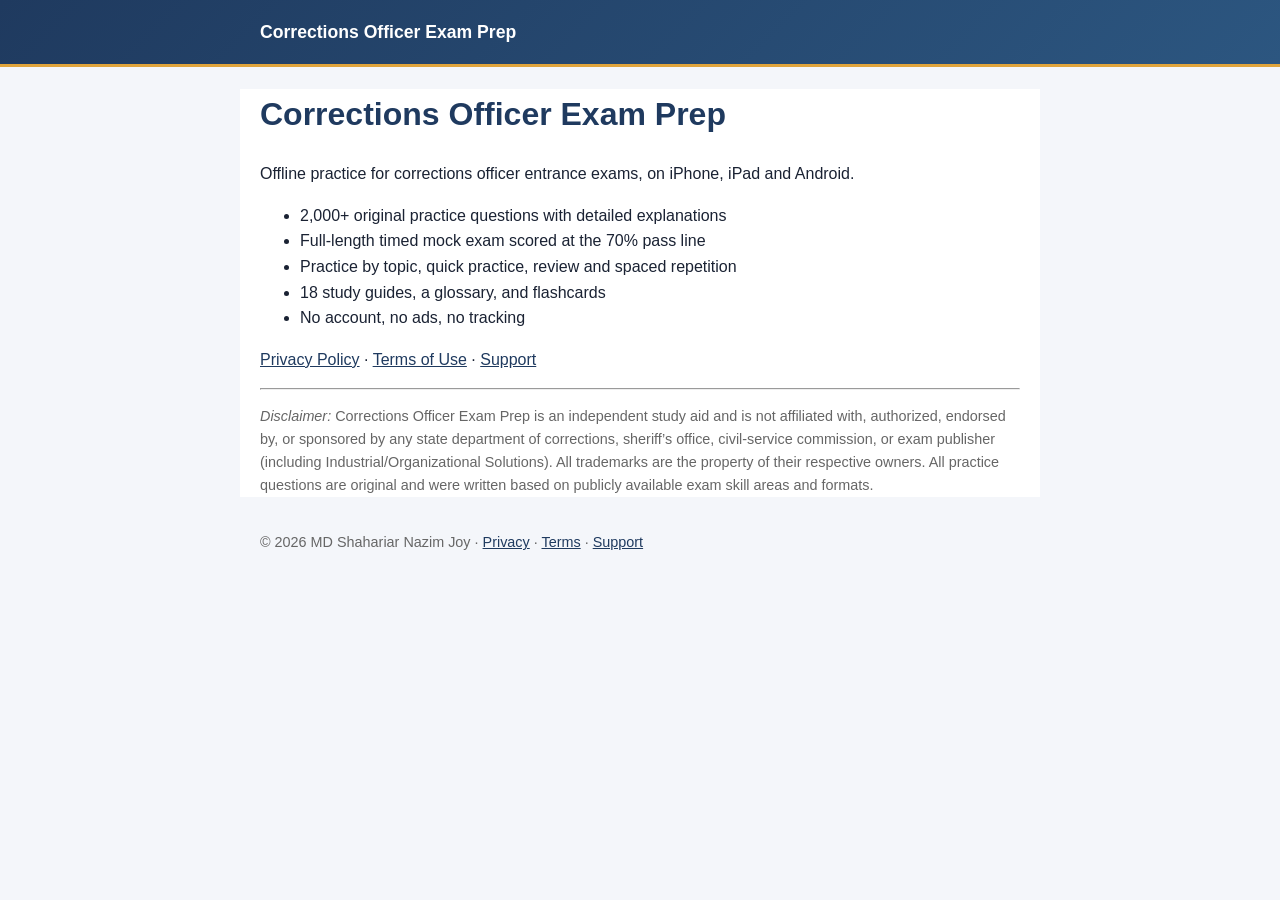
<file: index.html>
<!doctype html>
<html lang="en">
<head>
<meta charset="utf-8">
<meta name="viewport" content="width=device-width,initial-scale=1">
<title>Corrections Officer Exam Prep — Corrections Officer Exam Prep</title>
<meta name="description" content="Corrections officer entrance exam prep for iPhone, iPad and Android.">
<link rel="stylesheet" href="style.css">
</head>
<body>
<header><div class="wrap"><a class="brand" href="index.html">Corrections Officer Exam Prep</a></div></header>
<main class="wrap">
<h1>Corrections Officer Exam Prep</h1>
<p>Offline practice for corrections officer entrance exams, on iPhone, iPad and Android.</p>
<ul>
<li>2,000+ original practice questions with detailed explanations</li>
<li>Full-length timed mock exam scored at the 70% pass line</li>
<li>Practice by topic, quick practice, review and spaced repetition</li>
<li>18 study guides, a glossary, and flashcards</li>
<li>No account, no ads, no tracking</li>
</ul>
<p><a href="privacy.html">Privacy Policy</a> · <a href="terms.html">Terms of Use</a> · <a href="support.html">Support</a></p>
<hr>
<p class="muted"><em>Disclaimer:</em> Corrections Officer Exam Prep is an independent study aid and is not affiliated with, authorized, endorsed by, or sponsored by any state department of corrections, sheriff&rsquo;s office, civil-service commission, or exam publisher (including Industrial/Organizational Solutions). All trademarks are the property of their respective owners. All practice questions are original and were written based on publicly available exam skill areas and formats.</p>
</main>
<footer><div class="wrap">© 2026 MD Shahariar Nazim Joy · <a href="privacy.html">Privacy</a> · <a href="terms.html">Terms</a> · <a href="support.html">Support</a></div></footer>
</body>
</html>
</file>
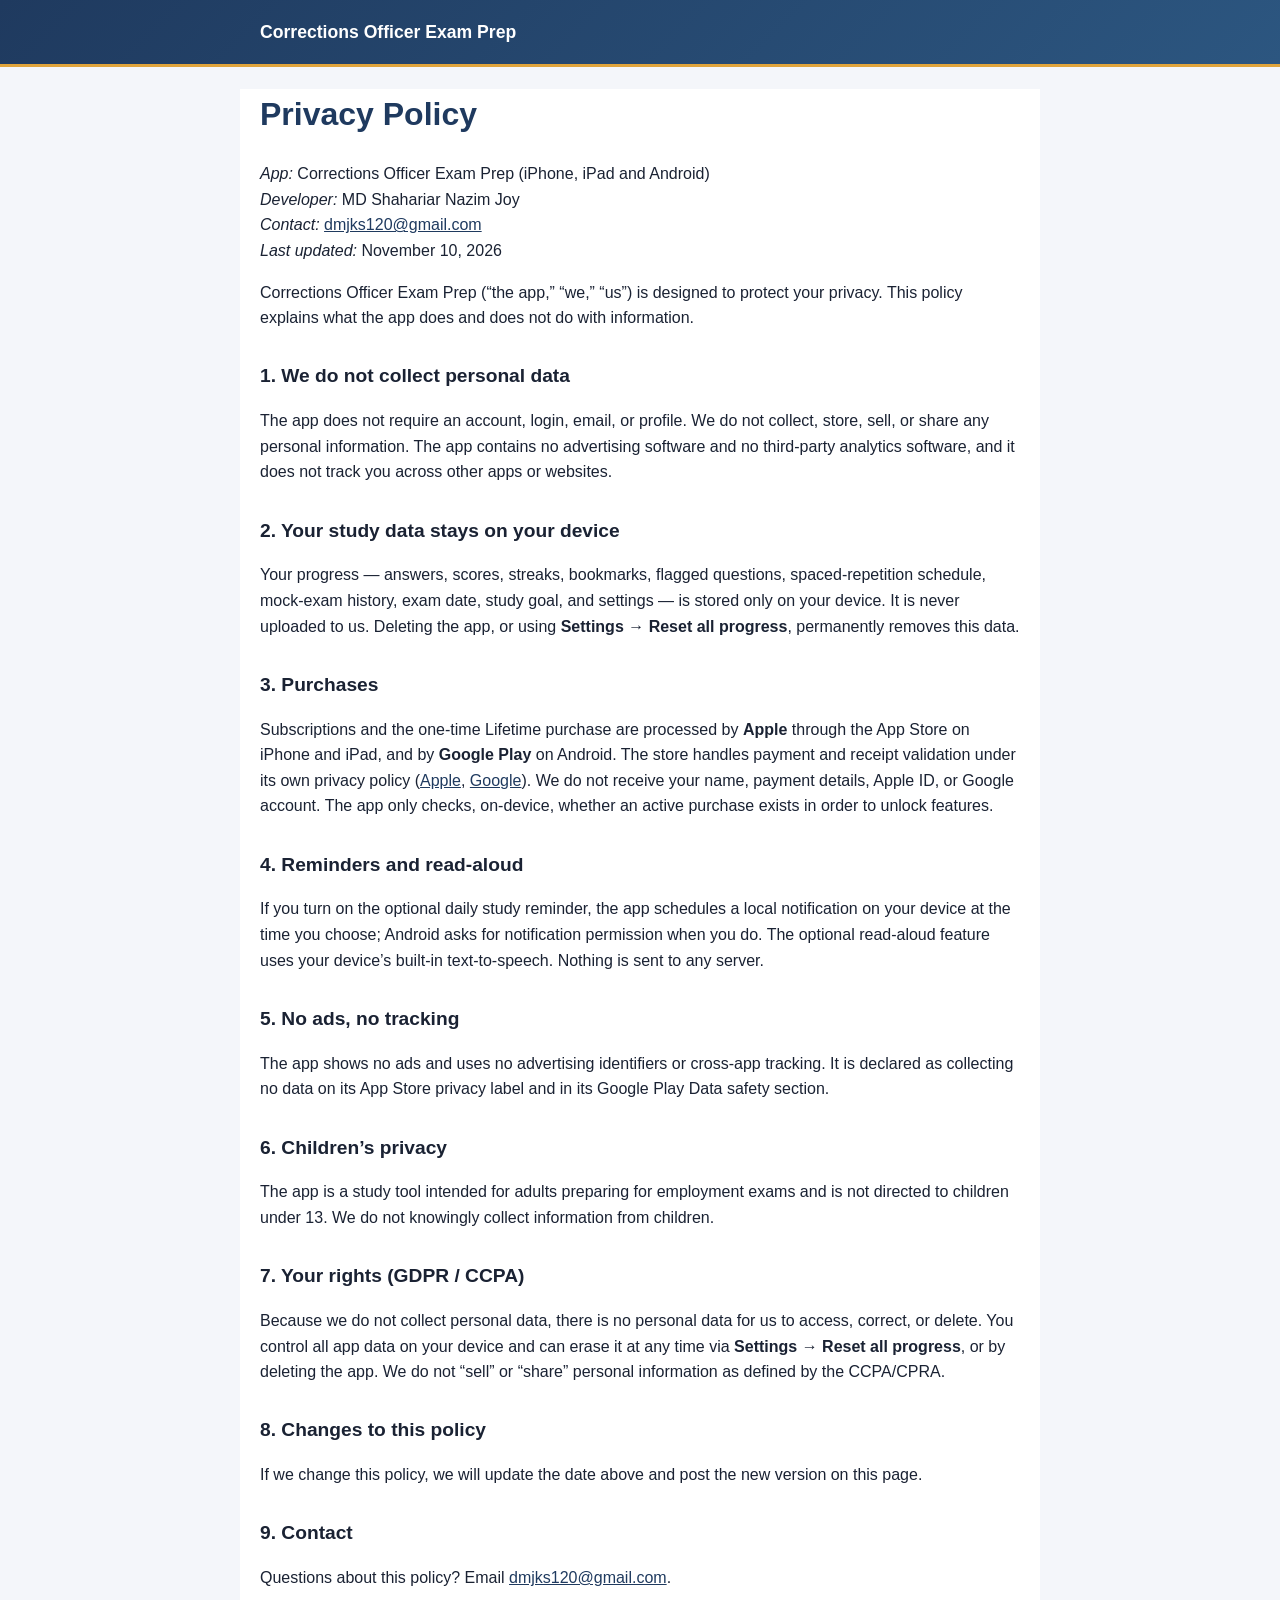
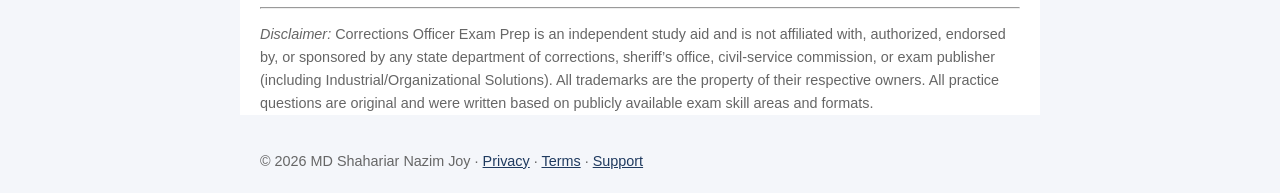
<file: privacy.html>
<!doctype html>
<html lang="en">
<head>
<meta charset="utf-8">
<meta name="viewport" content="width=device-width,initial-scale=1">
<title>Privacy Policy — Corrections Officer Exam Prep</title>
<meta name="description" content="Privacy Policy for Corrections Officer Exam Prep. No personal data is collected.">
<link rel="stylesheet" href="style.css">
</head>
<body>
<header><div class="wrap"><a class="brand" href="index.html">Corrections Officer Exam Prep</a></div></header>
<main class="wrap">
<h1>Privacy Policy</h1>
<p><em>App:</em> Corrections Officer Exam Prep (iPhone, iPad and Android)<br><em>Developer:</em> MD Shahariar Nazim Joy<br><em>Contact:</em> <a href="mailto:dmjks120@gmail.com">dmjks120@gmail.com</a><br><em>Last updated:</em> November 10, 2026</p>
<p>Corrections Officer Exam Prep (&ldquo;the app,&rdquo; &ldquo;we,&rdquo; &ldquo;us&rdquo;) is designed to protect your privacy. This policy explains what the app does and does not do with information.</p>
<h2>1. We do not collect personal data</h2>
<p>The app does not require an account, login, email, or profile. We do not collect, store, sell, or share any personal information. The app contains no advertising software and no third-party analytics software, and it does not track you across other apps or websites.</p>
<h2>2. Your study data stays on your device</h2>
<p>Your progress — answers, scores, streaks, bookmarks, flagged questions, spaced-repetition schedule, mock-exam history, exam date, study goal, and settings — is stored only on your device. It is never uploaded to us. Deleting the app, or using <strong>Settings &rarr; Reset all progress</strong>, permanently removes this data.</p>
<h2>3. Purchases</h2>
<p>Subscriptions and the one-time Lifetime purchase are processed by <strong>Apple</strong> through the App Store on iPhone and iPad, and by <strong>Google Play</strong> on Android. The store handles payment and receipt validation under its own privacy policy (<a href="https://www.apple.com/legal/privacy/">Apple</a>, <a href="https://policies.google.com/privacy">Google</a>). We do not receive your name, payment details, Apple ID, or Google account. The app only checks, on-device, whether an active purchase exists in order to unlock features.</p>
<h2>4. Reminders and read-aloud</h2>
<p>If you turn on the optional daily study reminder, the app schedules a local notification on your device at the time you choose; Android asks for notification permission when you do. The optional read-aloud feature uses your device&rsquo;s built-in text-to-speech. Nothing is sent to any server.</p>
<h2>5. No ads, no tracking</h2>
<p>The app shows no ads and uses no advertising identifiers or cross-app tracking. It is declared as collecting no data on its App Store privacy label and in its Google Play Data safety section.</p>
<h2>6. Children&rsquo;s privacy</h2>
<p>The app is a study tool intended for adults preparing for employment exams and is not directed to children under 13. We do not knowingly collect information from children.</p>
<h2>7. Your rights (GDPR / CCPA)</h2>
<p>Because we do not collect personal data, there is no personal data for us to access, correct, or delete. You control all app data on your device and can erase it at any time via <strong>Settings &rarr; Reset all progress</strong>, or by deleting the app. We do not &ldquo;sell&rdquo; or &ldquo;share&rdquo; personal information as defined by the CCPA/CPRA.</p>
<h2>8. Changes to this policy</h2>
<p>If we change this policy, we will update the date above and post the new version on this page.</p>
<h2>9. Contact</h2>
<p>Questions about this policy? Email <a href="mailto:dmjks120@gmail.com">dmjks120@gmail.com</a>.</p>
<hr>
<p class="muted"><em>Disclaimer:</em> Corrections Officer Exam Prep is an independent study aid and is not affiliated with, authorized, endorsed by, or sponsored by any state department of corrections, sheriff&rsquo;s office, civil-service commission, or exam publisher (including Industrial/Organizational Solutions). All trademarks are the property of their respective owners. All practice questions are original and were written based on publicly available exam skill areas and formats.</p>
</main>
<footer><div class="wrap">© 2026 MD Shahariar Nazim Joy · <a href="privacy.html">Privacy</a> · <a href="terms.html">Terms</a> · <a href="support.html">Support</a></div></footer>
</body>
</html>
</file>
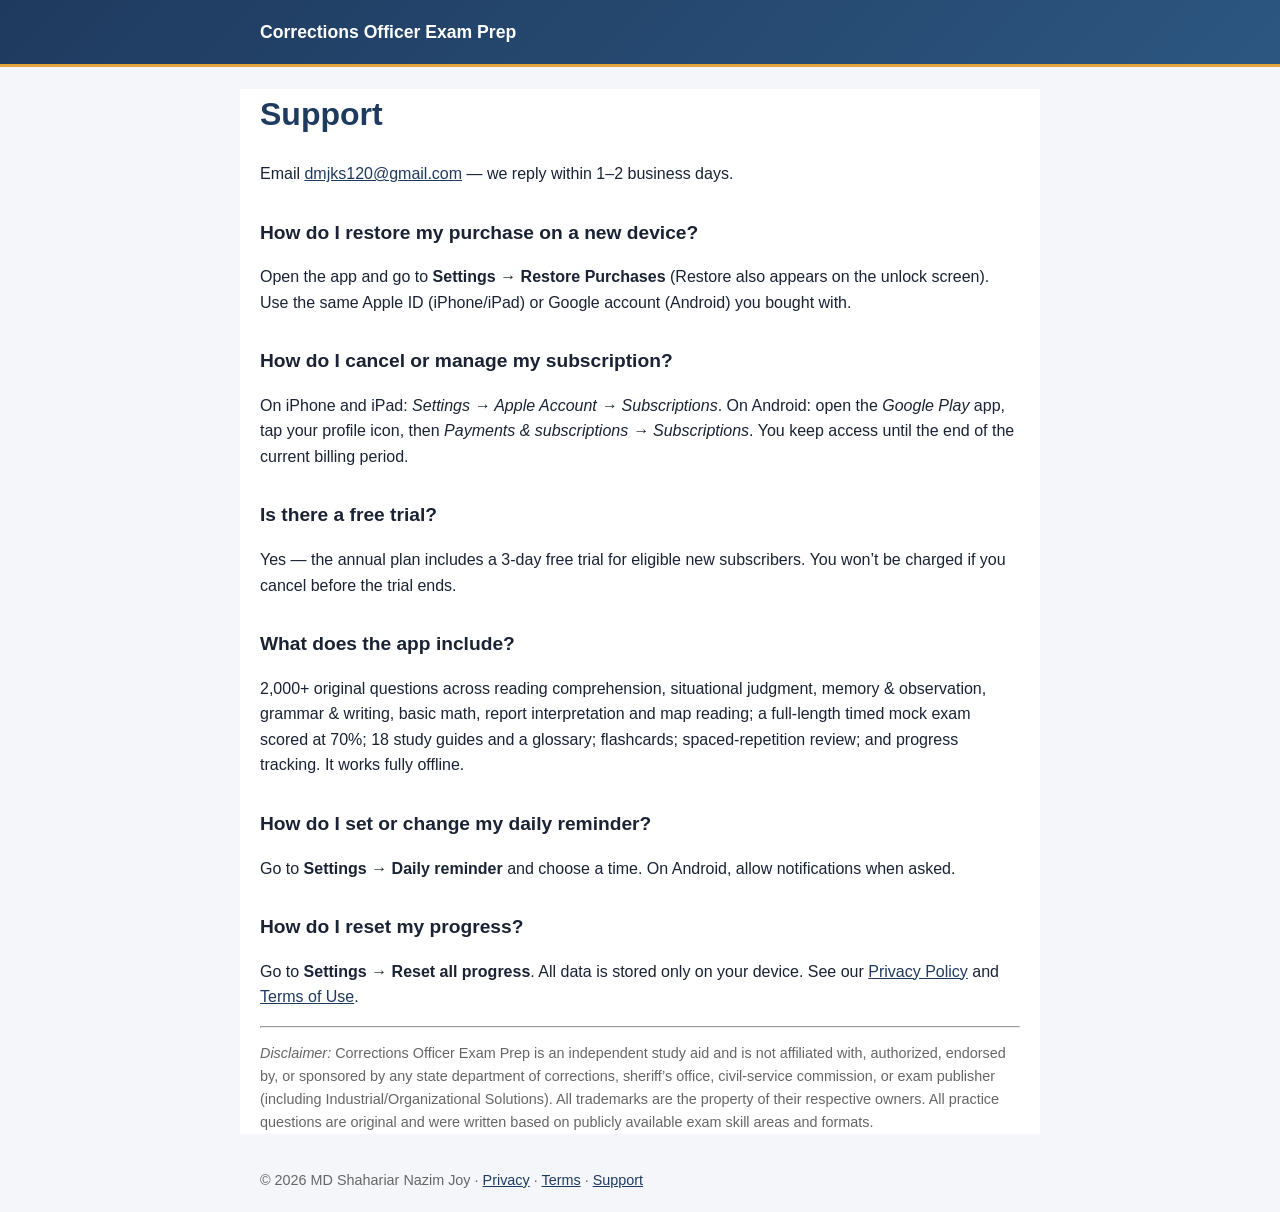
<file: support.html>
<!doctype html>
<html lang="en">
<head>
<meta charset="utf-8">
<meta name="viewport" content="width=device-width,initial-scale=1">
<title>Support — Corrections Officer Exam Prep</title>
<meta name="description" content="Support and FAQ for Corrections Officer Exam Prep.">
<link rel="stylesheet" href="style.css">
</head>
<body>
<header><div class="wrap"><a class="brand" href="index.html">Corrections Officer Exam Prep</a></div></header>
<main class="wrap">
<h1>Support</h1>
<p>Email <a href="mailto:dmjks120@gmail.com">dmjks120@gmail.com</a> — we reply within 1–2 business days.</p>
<h2>How do I restore my purchase on a new device?</h2>
<p>Open the app and go to <strong>Settings &rarr; Restore Purchases</strong> (Restore also appears on the unlock screen). Use the same Apple ID (iPhone/iPad) or Google account (Android) you bought with.</p>
<h2>How do I cancel or manage my subscription?</h2>
<p>On iPhone and iPad: <em>Settings &rarr; Apple Account &rarr; Subscriptions</em>. On Android: open the <em>Google Play</em> app, tap your profile icon, then <em>Payments &amp; subscriptions &rarr; Subscriptions</em>. You keep access until the end of the current billing period.</p>
<h2>Is there a free trial?</h2>
<p>Yes — the annual plan includes a 3-day free trial for eligible new subscribers. You won&rsquo;t be charged if you cancel before the trial ends.</p>
<h2>What does the app include?</h2>
<p>2,000+ original questions across reading comprehension, situational judgment, memory &amp; observation, grammar &amp; writing, basic math, report interpretation and map reading; a full-length timed mock exam scored at 70%; 18 study guides and a glossary; flashcards; spaced-repetition review; and progress tracking. It works fully offline.</p>
<h2>How do I set or change my daily reminder?</h2>
<p>Go to <strong>Settings &rarr; Daily reminder</strong> and choose a time. On Android, allow notifications when asked.</p>
<h2>How do I reset my progress?</h2>
<p>Go to <strong>Settings &rarr; Reset all progress</strong>. All data is stored only on your device. See our <a href="privacy.html">Privacy Policy</a> and <a href="terms.html">Terms of Use</a>.</p>
<hr>
<p class="muted"><em>Disclaimer:</em> Corrections Officer Exam Prep is an independent study aid and is not affiliated with, authorized, endorsed by, or sponsored by any state department of corrections, sheriff&rsquo;s office, civil-service commission, or exam publisher (including Industrial/Organizational Solutions). All trademarks are the property of their respective owners. All practice questions are original and were written based on publicly available exam skill areas and formats.</p>
</main>
<footer><div class="wrap">© 2026 MD Shahariar Nazim Joy · <a href="privacy.html">Privacy</a> · <a href="terms.html">Terms</a> · <a href="support.html">Support</a></div></footer>
</body>
</html>
</file>
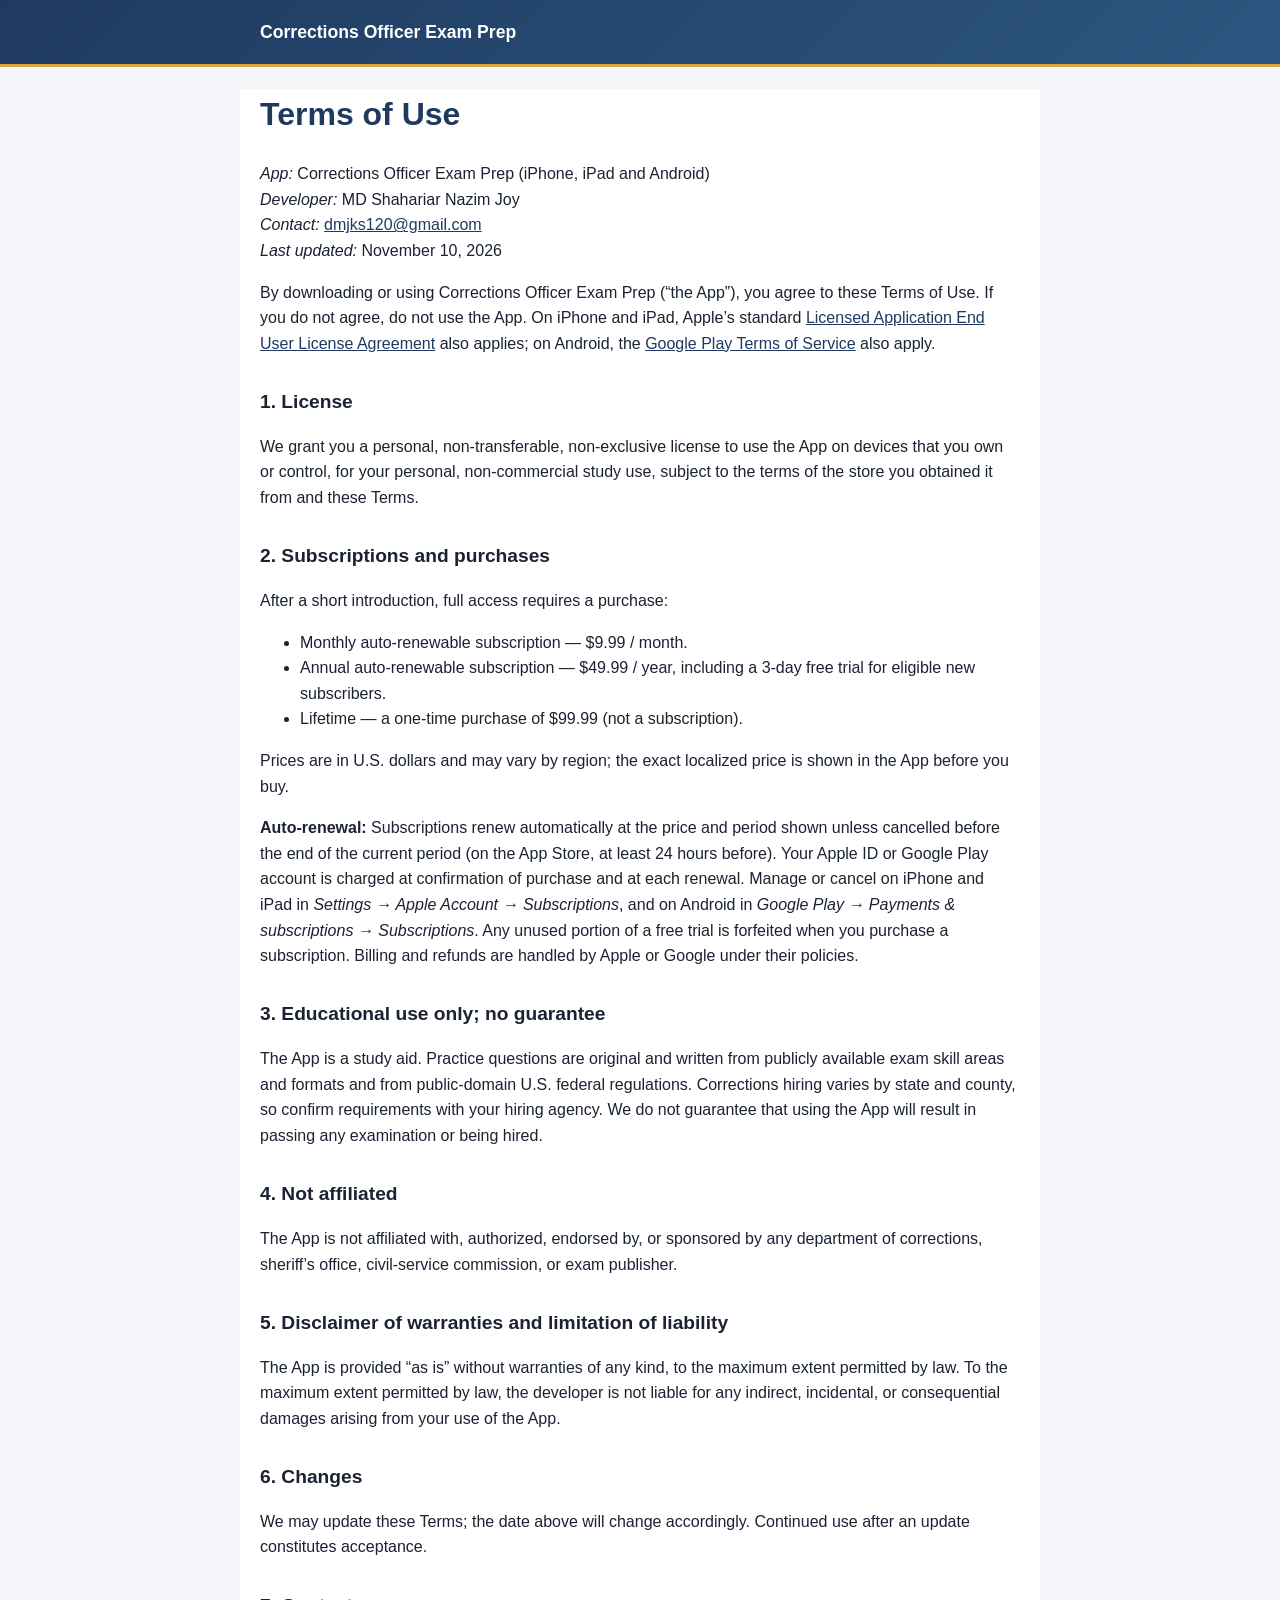
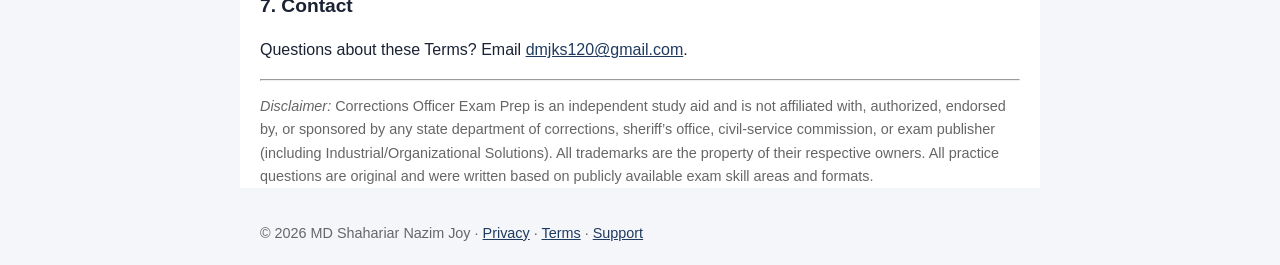
<file: terms.html>
<!doctype html>
<html lang="en">
<head>
<meta charset="utf-8">
<meta name="viewport" content="width=device-width,initial-scale=1">
<title>Terms of Use — Corrections Officer Exam Prep</title>
<meta name="description" content="Terms of Use for Corrections Officer Exam Prep.">
<link rel="stylesheet" href="style.css">
</head>
<body>
<header><div class="wrap"><a class="brand" href="index.html">Corrections Officer Exam Prep</a></div></header>
<main class="wrap">
<h1>Terms of Use</h1>
<p><em>App:</em> Corrections Officer Exam Prep (iPhone, iPad and Android)<br><em>Developer:</em> MD Shahariar Nazim Joy<br><em>Contact:</em> <a href="mailto:dmjks120@gmail.com">dmjks120@gmail.com</a><br><em>Last updated:</em> November 10, 2026</p>
<p>By downloading or using Corrections Officer Exam Prep (&ldquo;the App&rdquo;), you agree to these Terms of Use. If you do not agree, do not use the App. On iPhone and iPad, Apple&rsquo;s standard <a href="https://www.apple.com/legal/internet-services/itunes/dev/stdeula/">Licensed Application End User License Agreement</a> also applies; on Android, the <a href="https://play.google.com/about/play-terms/">Google Play Terms of Service</a> also apply.</p>
<h2>1. License</h2>
<p>We grant you a personal, non-transferable, non-exclusive license to use the App on devices that you own or control, for your personal, non-commercial study use, subject to the terms of the store you obtained it from and these Terms.</p>
<h2>2. Subscriptions and purchases</h2>
<p>After a short introduction, full access requires a purchase:</p>
<ul>
<li>Monthly auto-renewable subscription — $9.99 / month.</li>
<li>Annual auto-renewable subscription — $49.99 / year, including a 3-day free trial for eligible new subscribers.</li>
<li>Lifetime — a one-time purchase of $99.99 (not a subscription).</li>
</ul>
<p>Prices are in U.S. dollars and may vary by region; the exact localized price is shown in the App before you buy.</p>
<p><strong>Auto-renewal:</strong> Subscriptions renew automatically at the price and period shown unless cancelled before the end of the current period (on the App Store, at least 24 hours before). Your Apple ID or Google Play account is charged at confirmation of purchase and at each renewal. Manage or cancel on iPhone and iPad in <em>Settings &rarr; Apple Account &rarr; Subscriptions</em>, and on Android in <em>Google Play &rarr; Payments &amp; subscriptions &rarr; Subscriptions</em>. Any unused portion of a free trial is forfeited when you purchase a subscription. Billing and refunds are handled by Apple or Google under their policies.</p>
<h2>3. Educational use only; no guarantee</h2>
<p>The App is a study aid. Practice questions are original and written from publicly available exam skill areas and formats and from public-domain U.S. federal regulations. Corrections hiring varies by state and county, so confirm requirements with your hiring agency. We do not guarantee that using the App will result in passing any examination or being hired.</p>
<h2>4. Not affiliated</h2>
<p>The App is not affiliated with, authorized, endorsed by, or sponsored by any department of corrections, sheriff&rsquo;s office, civil-service commission, or exam publisher.</p>
<h2>5. Disclaimer of warranties and limitation of liability</h2>
<p>The App is provided &ldquo;as is&rdquo; without warranties of any kind, to the maximum extent permitted by law. To the maximum extent permitted by law, the developer is not liable for any indirect, incidental, or consequential damages arising from your use of the App.</p>
<h2>6. Changes</h2>
<p>We may update these Terms; the date above will change accordingly. Continued use after an update constitutes acceptance.</p>
<h2>7. Contact</h2>
<p>Questions about these Terms? Email <a href="mailto:dmjks120@gmail.com">dmjks120@gmail.com</a>.</p>
<hr>
<p class="muted"><em>Disclaimer:</em> Corrections Officer Exam Prep is an independent study aid and is not affiliated with, authorized, endorsed by, or sponsored by any state department of corrections, sheriff&rsquo;s office, civil-service commission, or exam publisher (including Industrial/Organizational Solutions). All trademarks are the property of their respective owners. All practice questions are original and were written based on publicly available exam skill areas and formats.</p>
</main>
<footer><div class="wrap">© 2026 MD Shahariar Nazim Joy · <a href="privacy.html">Privacy</a> · <a href="terms.html">Terms</a> · <a href="support.html">Support</a></div></footer>
</body>
</html>
</file>
<file: style.css>
body{margin:0;font-family:-apple-system,BlinkMacSystemFont,"Segoe UI",Roboto,Arial,sans-serif;line-height:1.6;color:#1a2233;background:#f4f6fa}
.wrap{max-width:760px;margin:0 auto;padding:0 20px}
header{background:linear-gradient(135deg,#1F3A5F,#2C5680);color:#fff;padding:18px 0;border-bottom:3px solid #E0A43B}
header a.brand{color:#fff;font-weight:700;text-decoration:none;font-size:1.1em}
main{padding:24px 20px 40px;background:#fff}
h1{color:#1F3A5F}h2{margin-top:1.6em;font-size:1.2em}
a{color:#1F3A5F}.muted{font-size:.9em;color:#666}
footer{padding:20px 0;font-size:.9em;color:#666}
</file>
